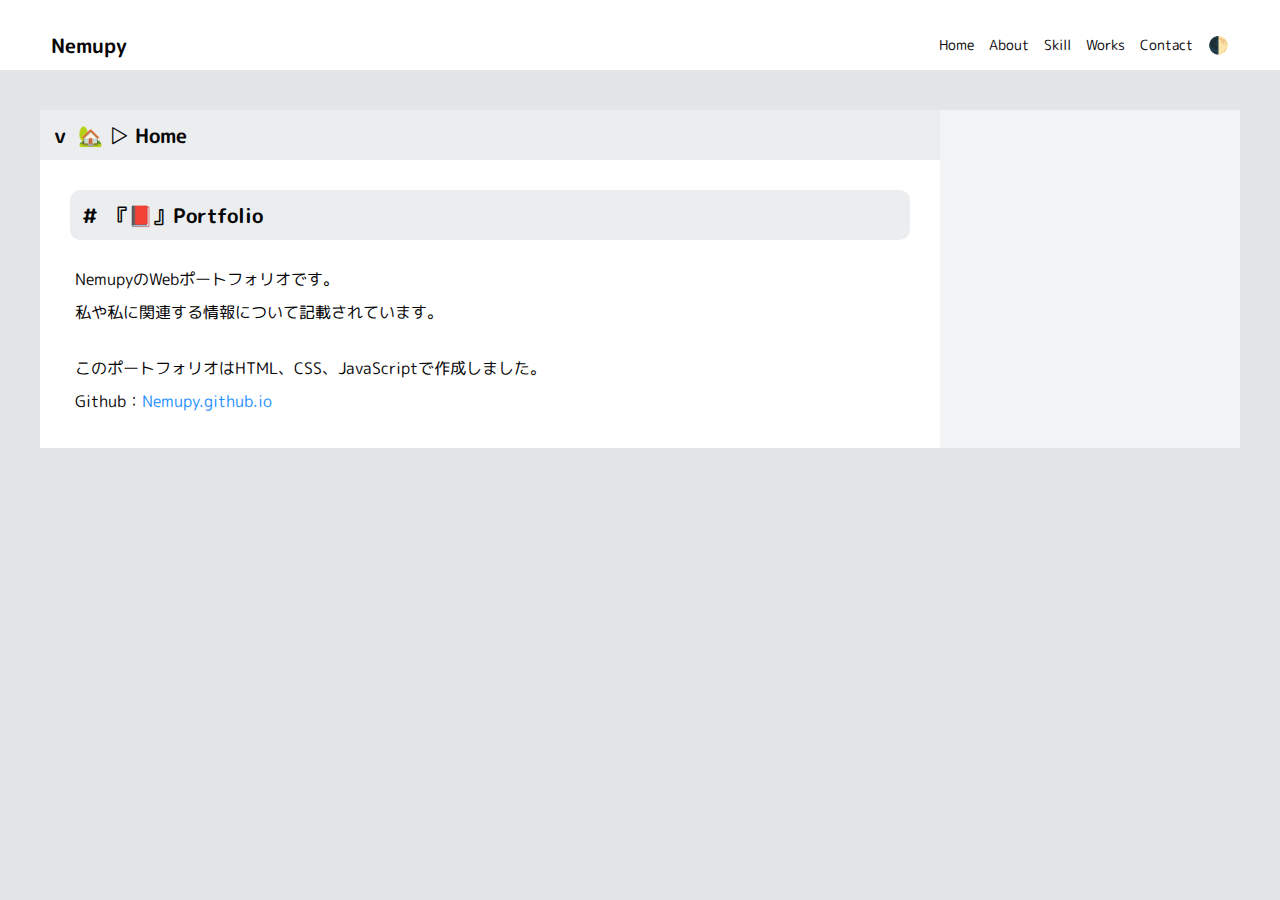
<file: index.html>
<!DOCTYPE html>
<html>

<head>
  <meta charset="UTF-8">
  <meta name="author" content="Nemupy">
  <meta name="description" content="Nemupy's website.">
  <link rel="stylesheet" href="css/style.css">
  <script src="js/theme.js"></script>
  <link rel="preconnect" href="https://fonts.googleapis.com">
  <link rel="preconnect" href="https://fonts.gstatic.com" crossorigin>
  <link href="https://fonts.googleapis.com/css2?family=M+PLUS+Rounded+1c:wght@300&display=swap" rel="stylesheet">
  <title>Nemupy</title>
  <link rel="icon" href="img/Nemu.png">

</head>

<body>
  <header>
    <h1 class="logo">
      <a href="index.html">Nemupy</a>
    </h1>
    <nav class="menu-nav">
      <ul class="menu-ul">
        <li class="menu-li"><a class ="header-button" href="index.html">Home</a></li>
        <li class="menu-li"><a class ="header-button" href="html/about.html">About</a></li>
        <li class="menu-li"><a class ="header-button" href="html/skill.html">Skill</a></li>
        <li class="menu-li"><a class ="header-button" href="html/works.html">Works</a></li>
        <li class="menu-li"><a class ="header-button" href="html/contact.html">Contact</a></li>
        <li class="menu-li"><button class ="header-button" onclick="switchTheme()">🌓</button></li>
      </ul>
  </header>
  <div class="column">
    <main class="columnL">
    <h1 class="headline-main">🏡 ▷ Home</h1>
      <div class="contentL">
        <h2 class="headline-sub">『📕』Portfolio</h2>
        <br>
        <p class="content">NemupyのWebポートフォリオです。</p>
        <p class="content">私や私に関連する情報について記載されています。</p>
        <br>
        <p class="content">このポートフォリオはHTML、CSS、JavaScriptで作成しました。</p>
        <p class="content">Github：<a class="link" href="https://github.com/Nemupy/Nemupy.github.io">Nemupy.github.io</a></p>
      </div>
    </main>
    <div class="columnR"></div>
  </div>
  <div class="page_top"><a href="#"></a></div>
</body>

</html>
</file>
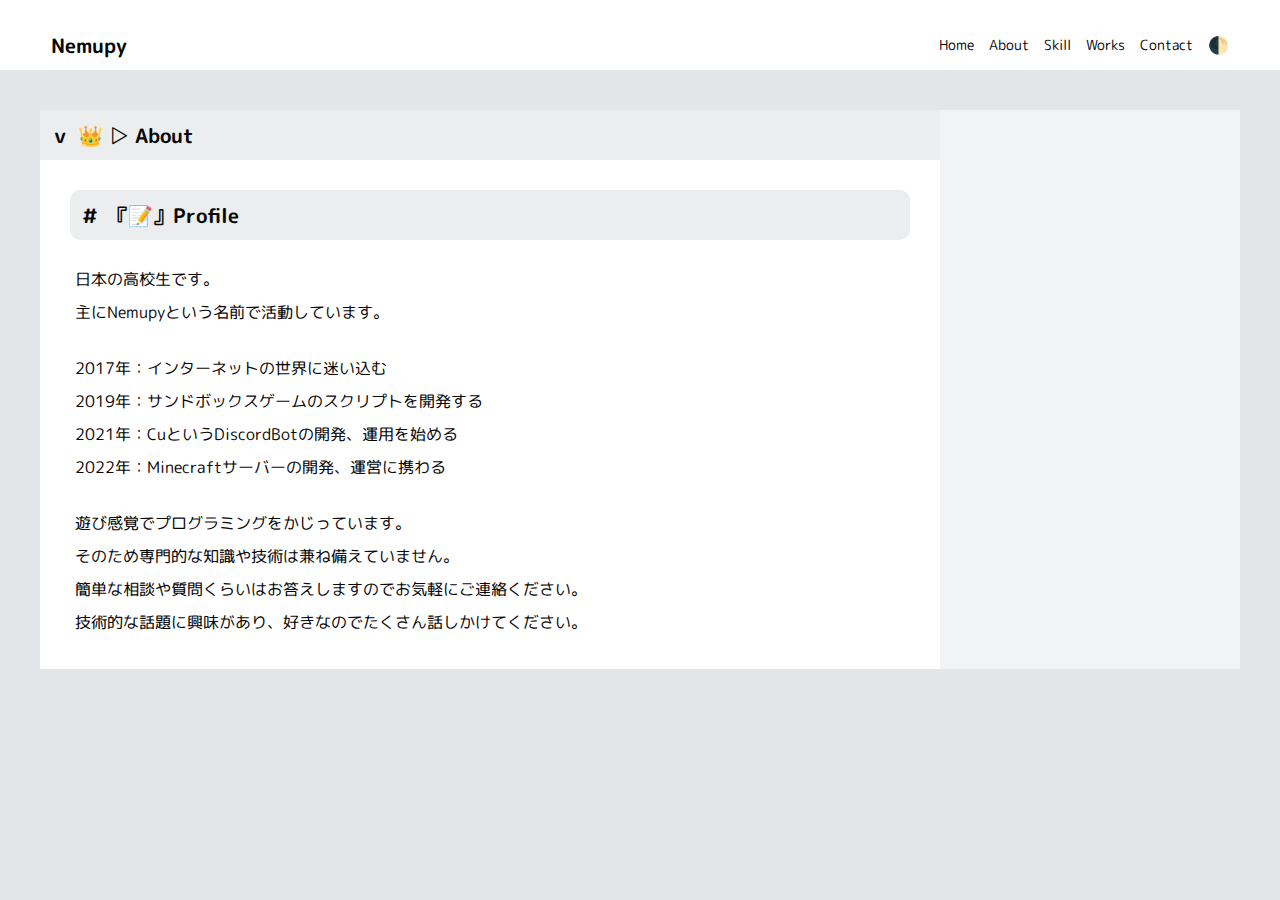
<file: html/about.html>
<!DOCTYPE html>
<html>

<head>
    <meta charset="UTF-8">
    <meta name="author" content="Nemupy">
    <meta name="description" content="Nemupy's website.">
    <link rel="stylesheet" href="../css/style.css">
    <script src="../js/theme.js"></script>
    <link rel="preconnect" href="https://fonts.googleapis.com">
    <link rel="preconnect" href="https://fonts.gstatic.com" crossorigin>
    <link href="https://fonts.googleapis.com/css2?family=M+PLUS+Rounded+1c:wght@300&display=swap" rel="stylesheet">
    <title>Nemupy</title>
    <link rel="icon" href="../img/Nemu.png">

</head>

<body>
    <header>
        <h1 class="logo">
            <a href="../index.html">Nemupy</a>
        </h1>
        <nav class="menu-nav">
            <ul class="menu-ul">
                <li class="menu-li"><a class ="header-button" href="../index.html">Home</a></li>
                <li class="menu-li"><a class ="header-button" href="about.html">About</a></li>
                <li class="menu-li"><a class ="header-button" href="skill.html">Skill</a></li>
                <li class="menu-li"><a class ="header-button" href="works.html">Works</a></li>
                <li class="menu-li"><a class ="header-button" href="contact.html">Contact</a></li>
                <li class="menu-li"><button class ="header-button" onclick="switchTheme()">🌓</button></li>
            </ul>
    </header>
    <div class="column">
        <main class="columnL">
            <h1 class="headline-main">👑 ▷ About</h1>
            <div class="contentL">
                <h2 class="headline-sub">『📝』Profile</h2>
                <br>
                <p class="content">日本の高校生です。</p>
                <p class="content">主にNemupyという名前で活動しています。</p>
                <br>
                <p class="content">2017年：インターネットの世界に迷い込む</p>
                <p class="content">2019年：サンドボックスゲームのスクリプトを開発する</p>
                <p class="content">2021年：CuというDiscordBotの開発、運用を始める</p>
                <p class="content">2022年：Minecraftサーバーの開発、運営に携わる</p>
                <br>
                <p class="content">遊び感覚でプログラミングをかじっています。</p>
                <p class="content">そのため専門的な知識や技術は兼ね備えていません。</p>
                <p class="content">簡単な相談や質問くらいはお答えしますのでお気軽にご連絡ください。</p>
                <p class="content">技術的な話題に興味があり、好きなのでたくさん話しかけてください。</p>

            </div>
        </main>
        <div class="columnR"></div>
    </div>
</body>

</html>
</file>
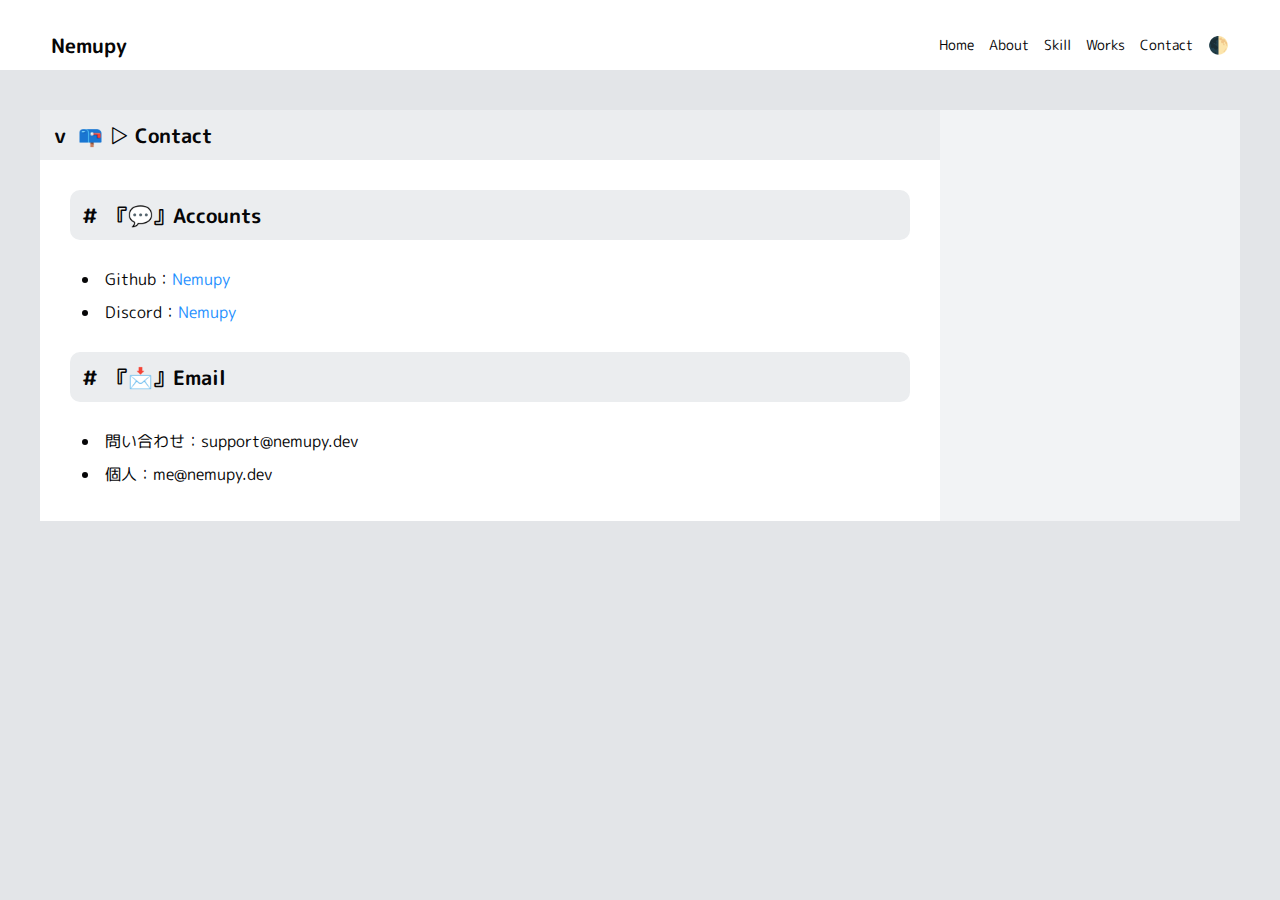
<file: html/contact.html>
<!DOCTYPE html>
<html>

<head>
    <meta charset="UTF-8">
    <meta name="author" content="Nemupy">
    <meta name="description" content="Nemupy's website.">
    <link rel="stylesheet" href="../css/style.css">
    <script src="../js/theme.js"></script>
    <link rel="preconnect" href="https://fonts.googleapis.com">
    <link rel="preconnect" href="https://fonts.gstatic.com" crossorigin>
    <link href="https://fonts.googleapis.com/css2?family=M+PLUS+Rounded+1c:wght@300&display=swap" rel="stylesheet">
    <title>Nemupy</title>
    <link rel="icon" href="../img/Nemu.png">

</head>

<body>
    <header>
        <h1 class="logo">
            <a href="../index.html">Nemupy</a>
        </h1>
        <nav class="menu-nav">
            <ul class="menu-ul">
                <li class="menu-li"><a class="header-button" href="../index.html">Home</a></li>
                <li class="menu-li"><a class="header-button" href="about.html">About</a></li>
                <li class="menu-li"><a class="header-button" href="skill.html">Skill</a></li>
                <li class="menu-li"><a class="header-button" href="works.html">Works</a></li>
                <li class="menu-li"><a class="header-button" href="contact.html">Contact</a></li>
                <li class="menu-li"><button class ="header-button" onclick="switchTheme()">🌓</button></li>
            </ul>
    </header>
    <div class="column">
        <main class="columnL">
            <h1 class="headline-main">📪 ▷ Contact</h1>
            <div class="contentL">
                <h2 class="headline-sub">『💬』Accounts</h2>
                <br>
                <ul class="content-ul">
                    <li class="content">Github：<a class="link" href="https://github.com/Nemu627">Nemupy</a></li>
                    <li class="content">Discord：<a class="link" href="https://discord.gg/5fHDJwVhWb">Nemupy</a></li>
                </ul>
                <br>
                <h2 class="headline-sub">『📩』Email</h2>
                <br>
                <ul class="content-ul">
                    <li class="content">問い合わせ：support@nemupy.dev</li>
                    <li class="content">個人：me@nemupy.dev</li>
                </ul>
            </div>
        </main>
        <div class="columnR"></div>
    </div>
</body>

</html>
</file>
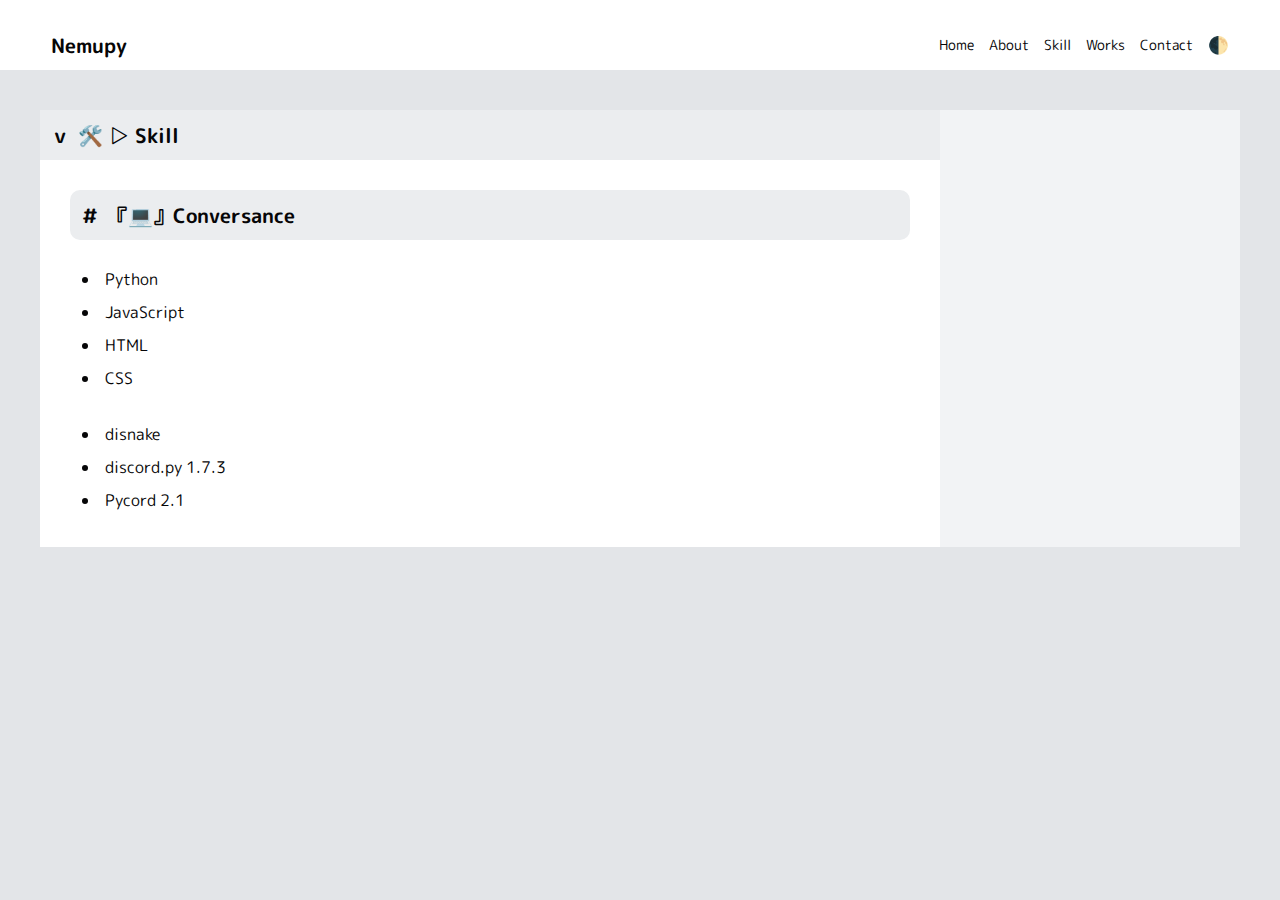
<file: html/skill.html>
<!DOCTYPE html>
<html>

<head>
    <meta charset="UTF-8">
    <meta name="author" content="Nemupy">
    <meta name="description" content="Nemupy's website.">
    <link rel="stylesheet" href="../css/style.css">
    <script src="../js/theme.js"></script>
    <link rel="preconnect" href="https://fonts.googleapis.com">
    <link rel="preconnect" href="https://fonts.gstatic.com" crossorigin>
    <link href="https://fonts.googleapis.com/css2?family=M+PLUS+Rounded+1c:wght@300&display=swap" rel="stylesheet">
    <title>Nemupy</title>
    <link rel="icon" href="../img/Nemu.png">

</head>

<body>
    <header>
        <h1 class="logo">
            <a href="../index.html">Nemupy</a>
        </h1>
        <nav class="menu-nav">
            <ul class="menu-ul">
                <li class="menu-li"><a class ="header-button" href="../index.html">Home</a></li>
                <li class="menu-li"><a class ="header-button" href="about.html">About</a></li>
                <li class="menu-li"><a class ="header-button" href="skill.html">Skill</a></li>
                <li class="menu-li"><a class ="header-button" href="works.html">Works</a></li>
                <li class="menu-li"><a class ="header-button" href="contact.html">Contact</a></li>
                <li class="menu-li"><button class ="header-button" onclick="switchTheme()">🌓</button></li>
            </ul>
    </header>
    <div class="column">
        <main class="columnL">
            <h1 class="headline-main">🛠️ ▷ Skill</h1>
            <div class="contentL">
                <h2 class="headline-sub">『💻』Conversance</h2>
                <br>
                <ul class="content-ul">
                    <li class="content">Python</li>
                    <li class="content">JavaScript</li>
                    <li class="content">HTML</li>
                    <li class="content">CSS</li>
                    <br>
                    <li class="content">disnake</li>
                    <li class="content">discord.py 1.7.3</li>
                    <li class="content">Pycord 2.1</li>
                </ul>
            </div>
        </main>
        <div class="columnR"></div>
    </div>
</body>

</html>
</file>
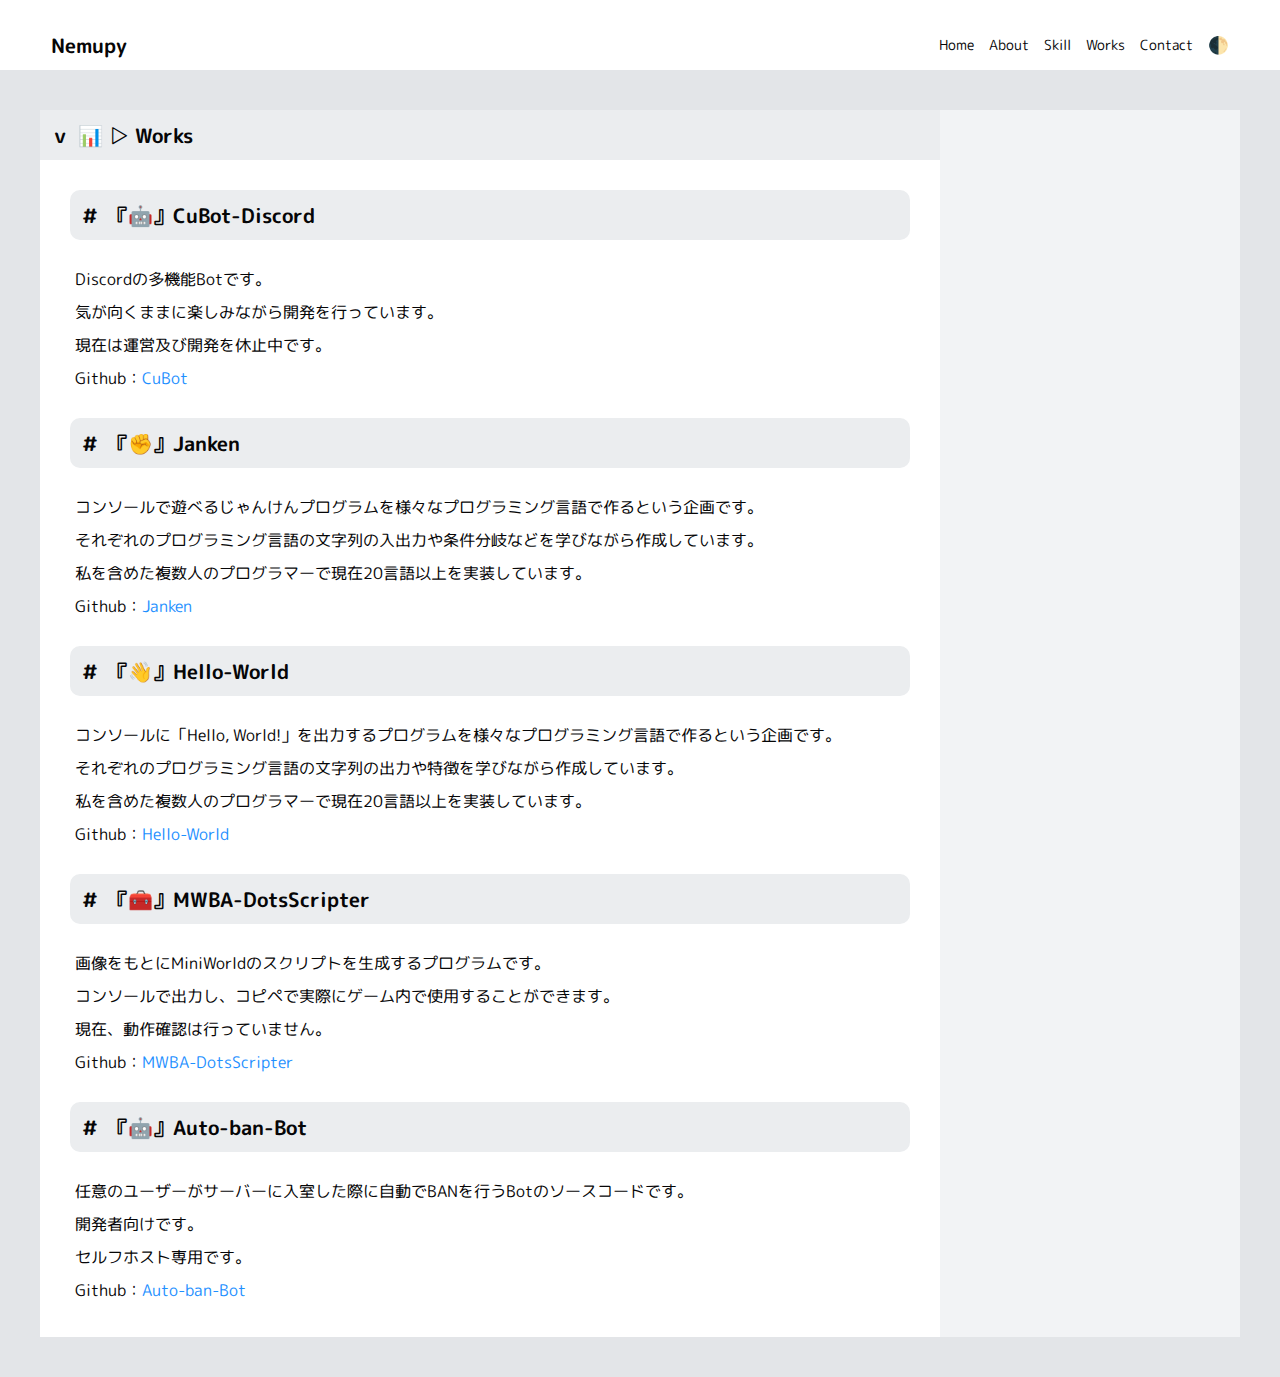
<file: html/works.html>
<!DOCTYPE html>
<html>

<head>
    <meta charset="UTF-8">
    <meta name="author" content="Nemupy">
    <meta name="description" content="Nemupy's website.">
    <link rel="stylesheet" href="../css/style.css">
    <script src="../js/theme.js"></script>
    <link rel="preconnect" href="https://fonts.googleapis.com">
    <link rel="preconnect" href="https://fonts.gstatic.com" crossorigin>
    <link href="https://fonts.googleapis.com/css2?family=M+PLUS+Rounded+1c:wght@300&display=swap" rel="stylesheet">
    <title>Nemupy</title>
    <link rel="icon" href="../img/Nemu.png">

</head>

<body>
    <header>
        <h1 class="logo">
            <a href="../index.html">Nemupy</a>
        </h1>
        <nav class="menu-nav">
            <ul class="menu-ul">
                <li class="menu-li"><a class ="header-button" href="../index.html">Home</a></li>
                <li class="menu-li"><a class ="header-button" href="about.html">About</a></li>
                <li class="menu-li"><a class ="header-button" href="skill.html">Skill</a></li>
                <li class="menu-li"><a class ="header-button" href="works.html">Works</a></li>
                <li class="menu-li"><a class ="header-button" href="contact.html">Contact</a></li>
                <li class="menu-li"><button class ="header-button" onclick="switchTheme()">🌓</button></li>
            </ul>
    </header>
    <div class="column">
        <main class="columnL">
            <h1 class="headline-main">📊 ▷ Works</h1>
            <div class="contentL">
                <h2 class="headline-sub">『🤖』CuBot-Discord</h2>
                <br>
                <p class="content">Discordの多機能Botです。</p>
                <p class="content">気が向くままに楽しみながら開発を行っています。</p>
                <p class="content">現在は運営及び開発を休止中です。</p>
                <p class="content">Github：<a class="link" href="https://github.com/Nemupy/CuBot">CuBot</a></p>
                <br>
                <h2 class="headline-sub">『✊』Janken</h2>
                <br>
                <p class="content">コンソールで遊べるじゃんけんプログラムを様々なプログラミング言語で作るという企画です。</p>
                <p class="content">それぞれのプログラミング言語の文字列の入出力や条件分岐などを学びながら作成しています。</p>
                <p class="content">私を含めた複数人のプログラマーで現在20言語以上を実装しています。</p>
                <p class="content">Github：<a class="link" href="https://github.com/Nemupy/Janken">Janken</a></p>
                <br>
                <h2 class="headline-sub">『👋』Hello-World</h2>
                <br>
                <p class="content">コンソールに「Hello, World!」を出力するプログラムを様々なプログラミング言語で作るという企画です。</p>
                <p class="content">それぞれのプログラミング言語の文字列の出力や特徴を学びながら作成しています。</p>
                <p class="content">私を含めた複数人のプログラマーで現在20言語以上を実装しています。</p>
                <p class="content">Github：<a class="link" href="https://github.com/Nemupy/Hello-World">Hello-World</a></p>
                <br>
                <h2 class="headline-sub">『🧰』MWBA-DotsScripter</h2>
                <br>
                <p class="content">画像をもとにMiniWorldのスクリプトを生成するプログラムです。</p>
                <p class="content">コンソールで出力し、コピペで実際にゲーム内で使用することができます。</p>
                <p class="content">現在、動作確認は行っていません。</p>
                <p class="content">Github：<a class="link" href="https://github.com/Nemupy/MWBA-DotsScripter">MWBA-DotsScripter</a></p>
                <br>
                <h2 class="headline-sub">『🤖』Auto-ban-Bot</h2>
                <br>
                <p class="content">任意のユーザーがサーバーに入室した際に自動でBANを行うBotのソースコードです。</p>
                <p class="content">開発者向けです。</p>
                <p class="content">セルフホスト専用です。</p>
                <p class="content">Github：<a class="link" href="https://github.com/Nemupy/Auto-ban-Bot">Auto-ban-Bot</a></p>
            </div>
        </main>
        <div class="columnR"></div>
    </div>
</body>

</html>
</file>
<file: css/style.css>
* {
  box-sizing: border-box;
  margin: 0px;
  padding: 0px;
}

:root,
.is-theme-dark {
  --theme1: #18191C;
  --theme2: #202225;
  --theme3: #292B2F;
  --theme4: #2F3136;
  --theme5: #36393F;
  --theme6: #FFFFFF;
}
.is-theme-light {
  --theme1: #FFFFFF;
  --theme2: #E3E5E8;
  --theme3: #EBEDEF;
  --theme4: #F2F3F5;
  --theme5: #FFFFFF;
  --theme6: #060607;
}

body {
  margin: 0;
  padding: 0;
  font-family: "M PLUS Rounded 1c", sans-serif;
  background-color: var(--theme2);
}

header {
  padding: 30px 4% 10px;
  position: sticky;
  top: 0;
  width: 100%;
  background-color: var(--theme1);
  display: flex;
  align-items: center;
}

.logo {
  margin: 0;
  padding: 0;
  font-size: 20px;
  color: var(--theme6);
}

a {
  text-decoration: none;
  color: var(--theme6);
}

.menu-nav {
  margin: 0 0 0 auto;
}

.menu-ul {
  list-style: none;
  margin: 0;
  display: flex;
}

.menu-li {
  margin: 0 0 0 15px;
  font-size: 14px;
}

.header-button {
  position: relative;
  display: inline-block;
  transition: .3s;
  color: var(--theme6);
}

.header-button::after {
  position: absolute;
  bottom: 0;
  left: 50%;
  content: '';
  width: 0;
  height: 2px;
  background-color: var(--theme6);
  transition: .3s;
  transform: translateX(-50%);
}

.header-button:hover::after {
  width: 100%;
}

.column {
  width: 100%;
  display: flex;
  padding: 40px 40px;
}

.columnL {
  width: 100%;
  flex: 1;
  background: var(--theme5);
}

.contentL {
  padding: 30px;
}

.columnR {
  width: 300px;
  background: var(--theme4);
  padding: 30px;
}

.headline-main {
  font-size: 20px;
  color: var(--theme6);
  background: var(--theme3);
  padding: 0.5em;
}

.headline-main:before {
  content: "ｖ";
  color: var(--theme6);
  margin-right: 8px;
}

.headline-sub {
  font-size: 20px;
  background: var(--theme3);
  padding: 0.5em;
  color: var(--theme6);
  border-radius: 0.5em;
}

.headline-sub:before {
  content: "＃";
  color: var(--theme6);
  margin-right: 8px;
}

.content {
  color: var(--theme6);
  padding: 5px;
}

.content-ul {
  padding-left: 30px;
}

.link {
  color: dodgerblue;
}

.link:hover {
  text-decoration: underline;
}

.form-text {
  width: 300px;
  padding: 10px;
  font-size: 15px;
  border-radius: 5px;
}

.form-textarea {
  font-size: 15px;
  min-width: 300px;
  min-height: 100px;
  max-width: 600px;
  max-height: 200px;
  font-size: 15px;
  padding: 10px;
  border-radius: 5px;
}

.form-button {
  background: gray;
  color: var(--theme6);
  padding: 10px 20px;
  border-radius: 5px;
}

.table {
  width: 23%;
  height: 23%;
}

.icon-circle {
  width: 200px;
  height: 200px;
  border-radius: 50%;
  overflow: hidden;
  position: relative;
  display: block;
}

.icon-circle img {
  width: 100%;
  height: auto;
  position: absolute;
  top: 0;
  left: 0;
  right: 0;
  bottom: 0;
  margin: auto;
}

.icon-circle>.table {
  display: block;
  width: 100%;
  height: auto;
  transition: all, 0.5s;
}

.icon-circle:hover>.table {
  transform: scale(1.2);
}

button {
  background-color: transparent;
  border: none;
  cursor: pointer;
  outline: none;
  font-size: larger;
  appearance: none;
}
</file>
